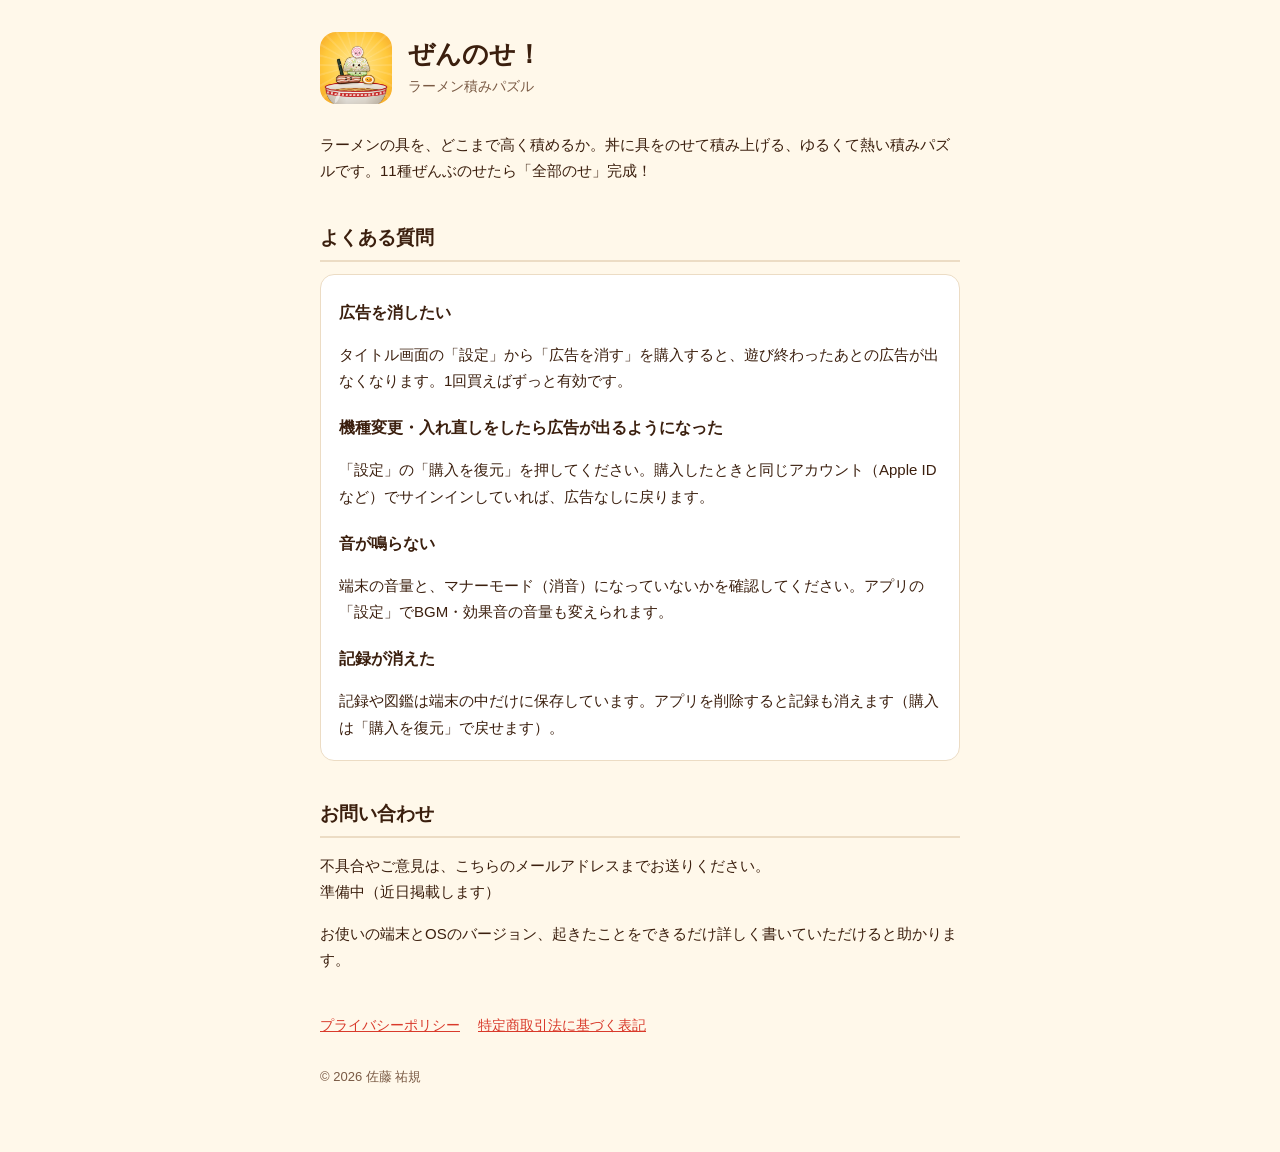
<file: index.html>
<!DOCTYPE html>
<html lang="ja">
<head>
<meta charset="utf-8">
<meta name="viewport" content="width=device-width, initial-scale=1">
<title>ぜんのせ！ サポート</title>
<link rel="stylesheet" href="style.css">
</head>
<body>
<main>
  <header>
    <img src="icon.png" alt="ぜんのせ！のアイコン">
    <div>
      <h1>ぜんのせ！</h1>
      <p>ラーメン積みパズル</p>
    </div>
  </header>

  <p>ラーメンの具を、どこまで高く積めるか。丼に具をのせて積み上げる、ゆるくて熱い積みパズルです。11種ぜんぶのせたら「全部のせ」完成！</p>

  <h2>よくある質問</h2>
  <div class="card">
    <h3>広告を消したい</h3>
    <p>タイトル画面の「設定」から「広告を消す」を購入すると、遊び終わったあとの広告が出なくなります。1回買えばずっと有効です。</p>
    <h3>機種変更・入れ直しをしたら広告が出るようになった</h3>
    <p>「設定」の「購入を復元」を押してください。購入したときと同じアカウント（Apple ID など）でサインインしていれば、広告なしに戻ります。</p>
    <h3>音が鳴らない</h3>
    <p>端末の音量と、マナーモード（消音）になっていないかを確認してください。アプリの「設定」でBGM・効果音の音量も変えられます。</p>
    <h3>記録が消えた</h3>
    <p>記録や図鑑は端末の中だけに保存しています。アプリを削除すると記録も消えます（購入は「購入を復元」で戻せます）。</p>
  </div>

  <h2>お問い合わせ</h2>
  <p>不具合やご意見は、こちらのメールアドレスまでお送りください。<br>準備中（近日掲載します）</p>
  <p>お使いの端末とOSのバージョン、起きたことをできるだけ詳しく書いていただけると助かります。</p>

  <nav>
    <a href="privacy.html">プライバシーポリシー</a>
    <a href="tokushoho.html">特定商取引法に基づく表記</a>
  </nav>
  <footer>© 2026 佐藤 祐規</footer>
</main>
</body>
</html>
</file>
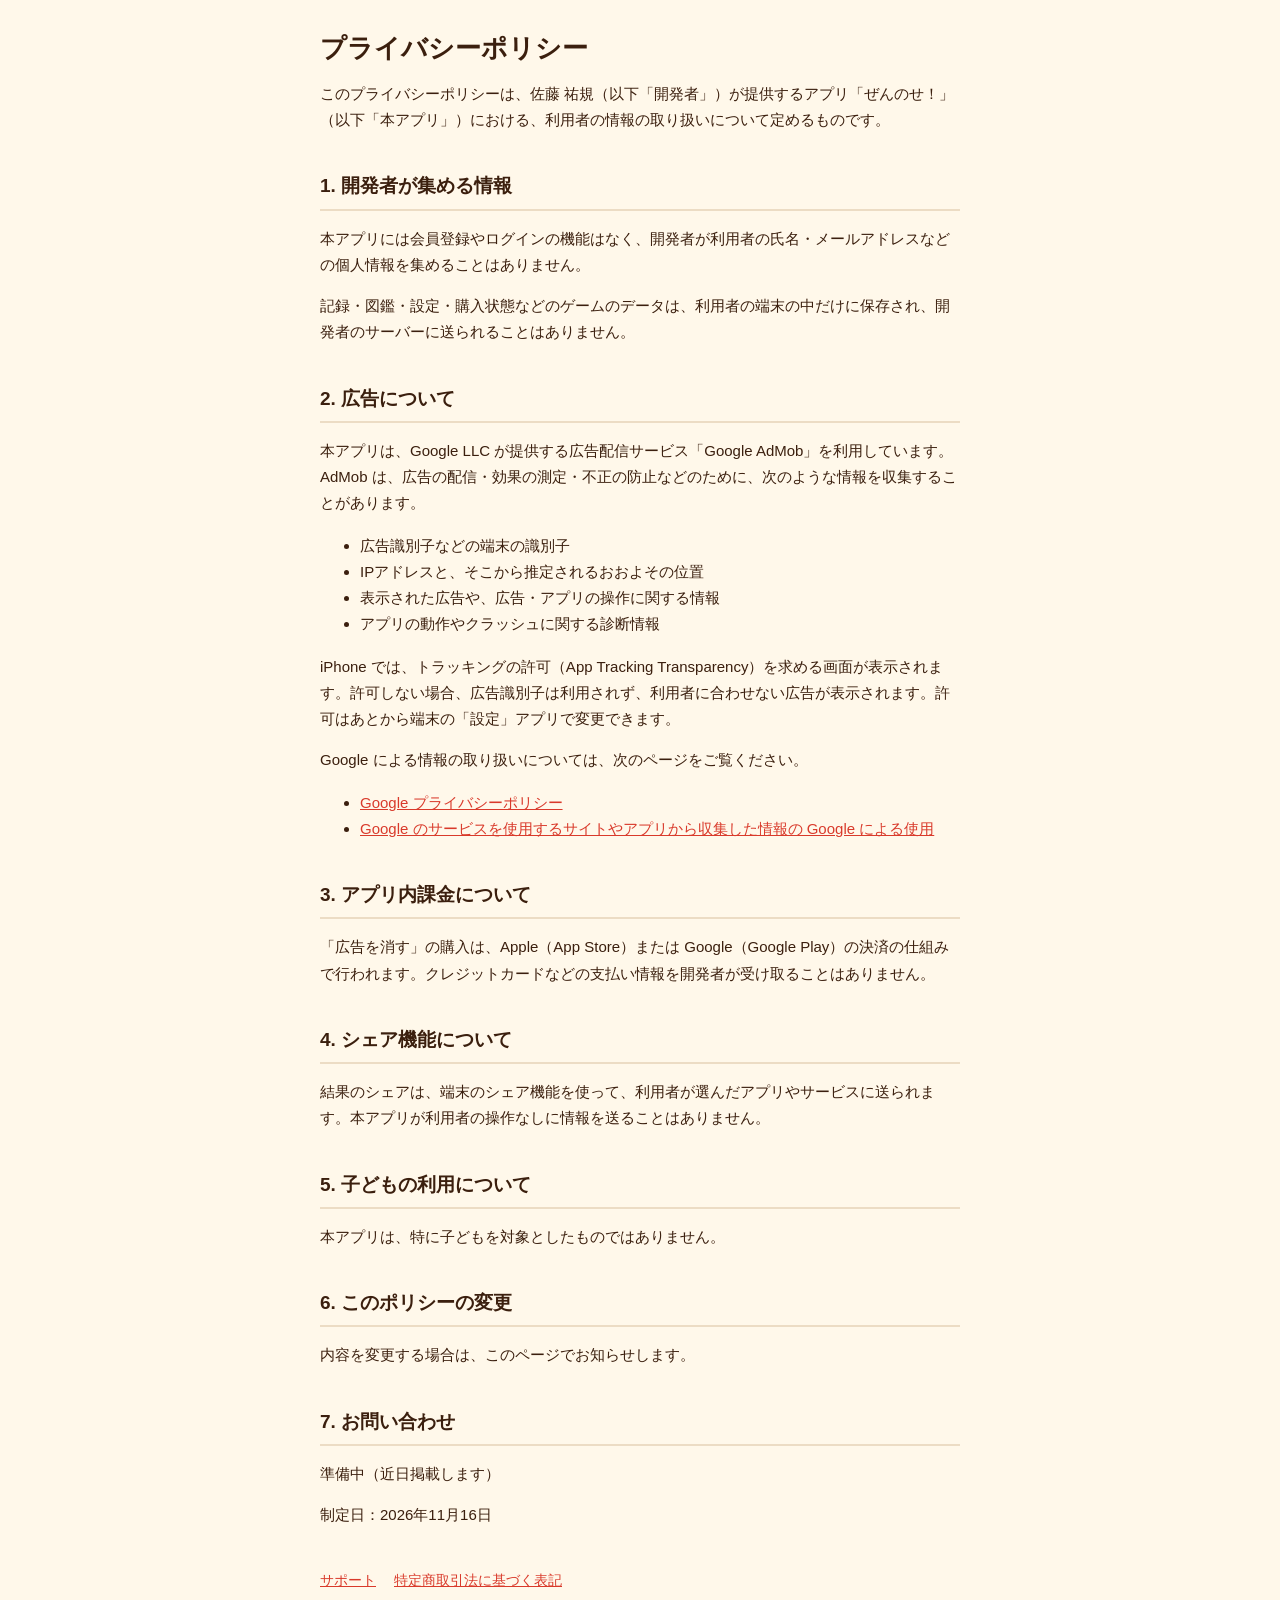
<file: privacy.html>
<!DOCTYPE html>
<html lang="ja">
<head>
<meta charset="utf-8">
<meta name="viewport" content="width=device-width, initial-scale=1">
<title>ぜんのせ！ プライバシーポリシー</title>
<link rel="stylesheet" href="style.css">
</head>
<body>
<main>
  <h1>プライバシーポリシー</h1>
  <p>このプライバシーポリシーは、佐藤 祐規（以下「開発者」）が提供するアプリ「ぜんのせ！」（以下「本アプリ」）における、利用者の情報の取り扱いについて定めるものです。</p>

  <h2>1. 開発者が集める情報</h2>
  <p>本アプリには会員登録やログインの機能はなく、開発者が利用者の氏名・メールアドレスなどの個人情報を集めることはありません。</p>
  <p>記録・図鑑・設定・購入状態などのゲームのデータは、利用者の端末の中だけに保存され、開発者のサーバーに送られることはありません。</p>

  <h2>2. 広告について</h2>
  <p>本アプリは、Google LLC が提供する広告配信サービス「Google AdMob」を利用しています。AdMob は、広告の配信・効果の測定・不正の防止などのために、次のような情報を収集することがあります。</p>
  <ul>
    <li>広告識別子などの端末の識別子</li>
    <li>IPアドレスと、そこから推定されるおおよその位置</li>
    <li>表示された広告や、広告・アプリの操作に関する情報</li>
    <li>アプリの動作やクラッシュに関する診断情報</li>
  </ul>
  <p>iPhone では、トラッキングの許可（App Tracking Transparency）を求める画面が表示されます。許可しない場合、広告識別子は利用されず、利用者に合わせない広告が表示されます。許可はあとから端末の「設定」アプリで変更できます。</p>
  <p>Google による情報の取り扱いについては、次のページをご覧ください。</p>
  <ul>
    <li><a href="https://policies.google.com/privacy?hl=ja">Google プライバシーポリシー</a></li>
    <li><a href="https://policies.google.com/technologies/partner-sites?hl=ja">Google のサービスを使用するサイトやアプリから収集した情報の Google による使用</a></li>
  </ul>

  <h2>3. アプリ内課金について</h2>
  <p>「広告を消す」の購入は、Apple（App Store）または Google（Google Play）の決済の仕組みで行われます。クレジットカードなどの支払い情報を開発者が受け取ることはありません。</p>

  <h2>4. シェア機能について</h2>
  <p>結果のシェアは、端末のシェア機能を使って、利用者が選んだアプリやサービスに送られます。本アプリが利用者の操作なしに情報を送ることはありません。</p>

  <h2>5. 子どもの利用について</h2>
  <p>本アプリは、特に子どもを対象としたものではありません。</p>

  <h2>6. このポリシーの変更</h2>
  <p>内容を変更する場合は、このページでお知らせします。</p>

  <h2>7. お問い合わせ</h2>
  <p>準備中（近日掲載します）</p>

  <p>制定日：2026年11月16日</p>
  <nav>
    <a href="index.html">サポート</a>
    <a href="tokushoho.html">特定商取引法に基づく表記</a>
  </nav>
</main>
</body>
</html>
</file>
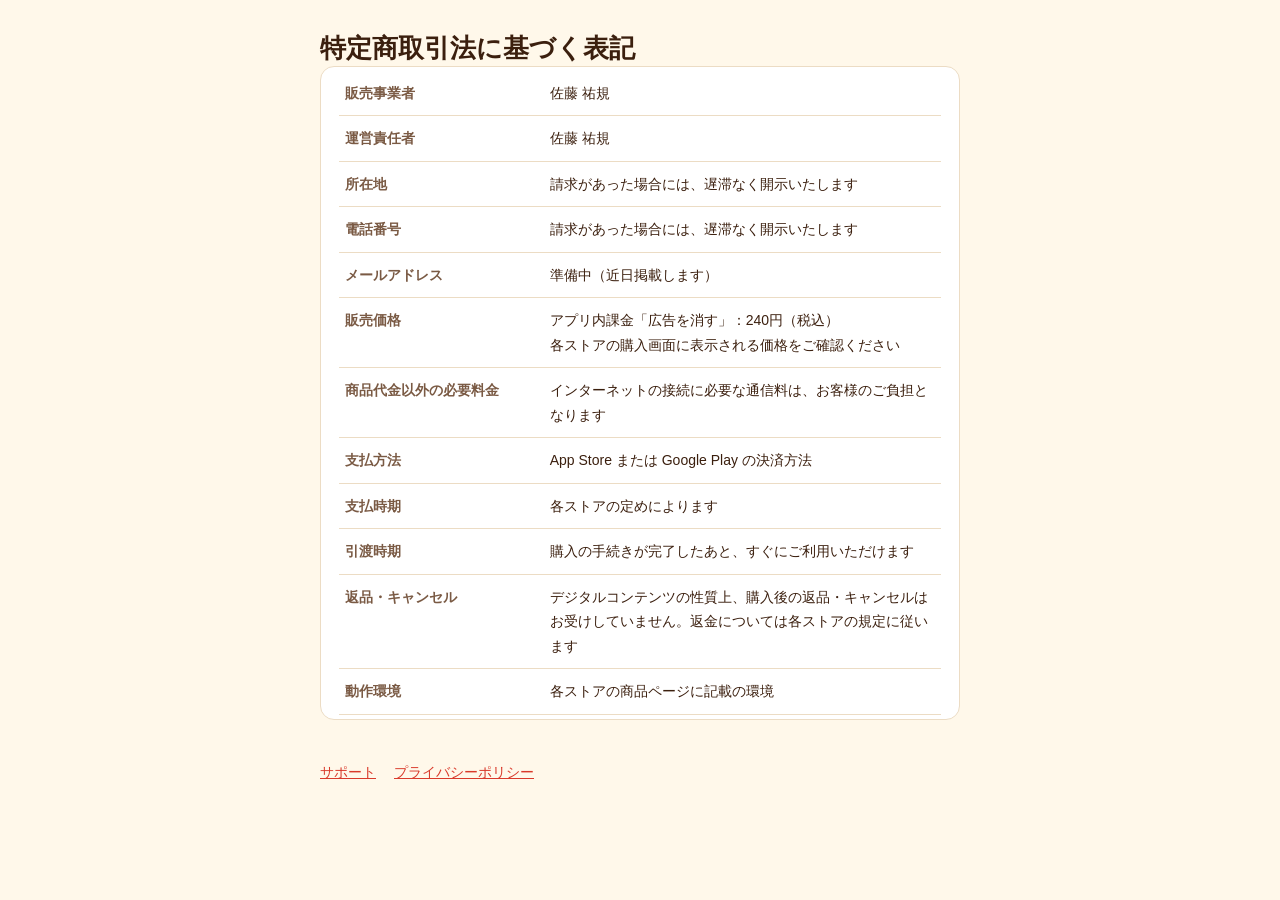
<file: tokushoho.html>
<!DOCTYPE html>
<html lang="ja">
<head>
<meta charset="utf-8">
<meta name="viewport" content="width=device-width, initial-scale=1">
<title>ぜんのせ！ 特定商取引法に基づく表記</title>
<link rel="stylesheet" href="style.css">
</head>
<body>
<main>
  <h1>特定商取引法に基づく表記</h1>
  <div class="card">
  <table>
    <tr><th>販売事業者</th><td>佐藤 祐規</td></tr>
    <tr><th>運営責任者</th><td>佐藤 祐規</td></tr>
    <tr><th>所在地</th><td>請求があった場合には、遅滞なく開示いたします</td></tr>
    <tr><th>電話番号</th><td>請求があった場合には、遅滞なく開示いたします</td></tr>
    <tr><th>メールアドレス</th><td>準備中（近日掲載します）</td></tr>
    <tr><th>販売価格</th><td>アプリ内課金「広告を消す」：240円（税込）<br>各ストアの購入画面に表示される価格をご確認ください</td></tr>
    <tr><th>商品代金以外の必要料金</th><td>インターネットの接続に必要な通信料は、お客様のご負担となります</td></tr>
    <tr><th>支払方法</th><td>App Store または Google Play の決済方法</td></tr>
    <tr><th>支払時期</th><td>各ストアの定めによります</td></tr>
    <tr><th>引渡時期</th><td>購入の手続きが完了したあと、すぐにご利用いただけます</td></tr>
    <tr><th>返品・キャンセル</th><td>デジタルコンテンツの性質上、購入後の返品・キャンセルはお受けしていません。返金については各ストアの規定に従います</td></tr>
    <tr><th>動作環境</th><td>各ストアの商品ページに記載の環境</td></tr>
  </table>
  </div>
  <nav>
    <a href="index.html">サポート</a>
    <a href="privacy.html">プライバシーポリシー</a>
  </nav>
</main>
</body>
</html>
</file>
<file: style.css>
:root { --bg: #fff8ea; --ink: #3b1f0e; --sub: #7a5a44; --red: #d93a2b; --card: #ffffff; --line: #ecdcc4; }
* { box-sizing: border-box; }
body { margin: 0; background: var(--bg); color: var(--ink); font-family: -apple-system, BlinkMacSystemFont, "Hiragino Sans", "Noto Sans JP", sans-serif; line-height: 1.75; }
main { max-width: 680px; margin: 0 auto; padding: 32px 20px 64px; }
header { display: flex; gap: 16px; align-items: center; margin-bottom: 28px; }
header img { width: 72px; height: 72px; border-radius: 16px; }
h1 { font-size: 26px; margin: 0; line-height: 1.3; }
header p { margin: 2px 0 0; color: var(--sub); font-size: 14px; }
h2 { font-size: 19px; margin: 36px 0 12px; padding-bottom: 6px; border-bottom: 2px solid var(--line); }
h3 { font-size: 16px; margin: 20px 0 4px; }
p, li { font-size: 15px; }
a { color: var(--red); }
.card { background: var(--card); border: 1px solid var(--line); border-radius: 14px; padding: 4px 18px; }
table { width: 100%; border-collapse: collapse; font-size: 14px; }
th, td { text-align: left; vertical-align: top; padding: 10px 6px; border-bottom: 1px solid var(--line); }
th { width: 34%; color: var(--sub); font-weight: 600; }
nav { margin-top: 40px; font-size: 14px; display: flex; flex-wrap: wrap; gap: 8px 18px; }
footer { margin-top: 28px; color: var(--sub); font-size: 13px; }
</file>
